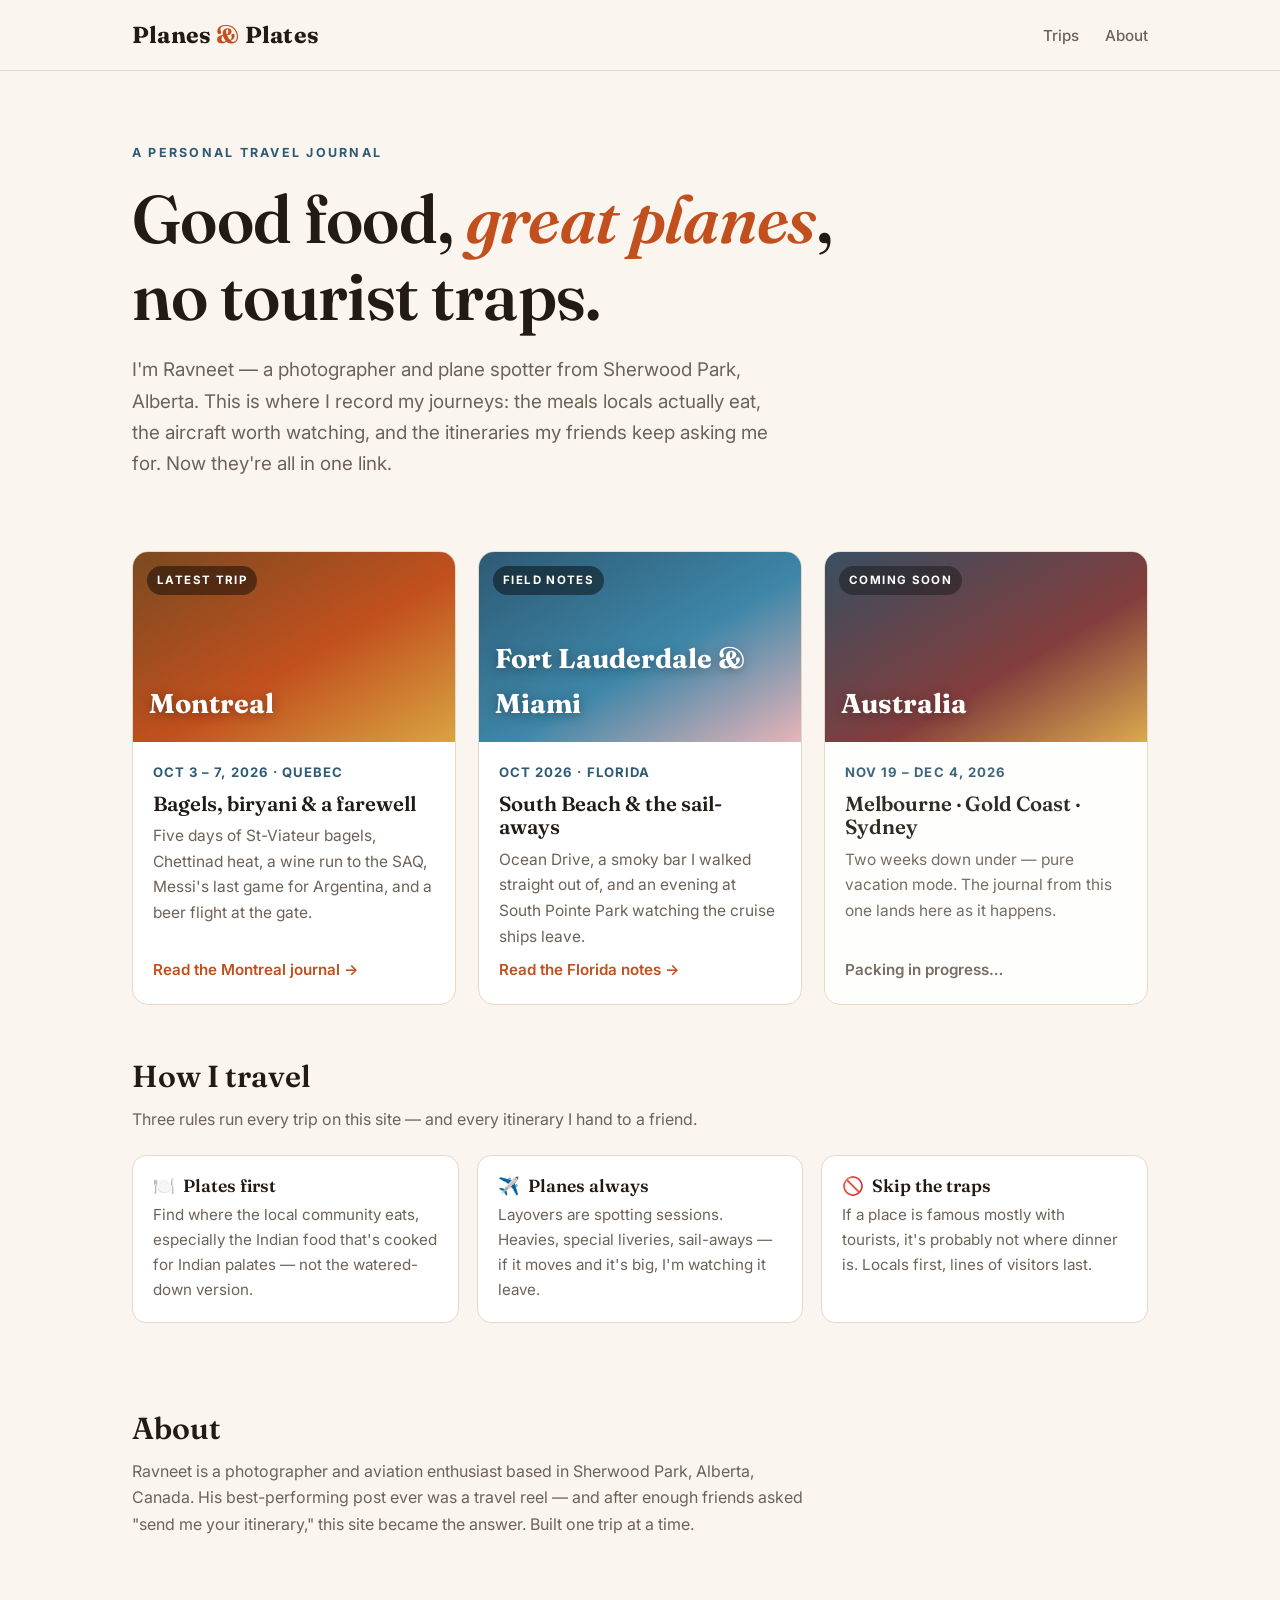
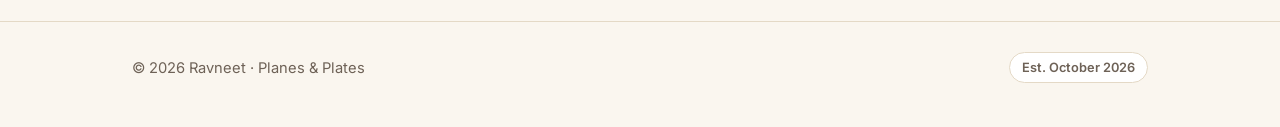
<file: index.html>
<!DOCTYPE html>
<html lang="en">
<head>
<meta charset="UTF-8">
<meta name="viewport" content="width=device-width, initial-scale=1.0">
<title>Planes &amp; Plates — Ravneet's Travel Journal</title>
<meta name="description" content="A personal travel journal: the food locals actually eat, and the planes worth spotting. Montreal, Fort Lauderdale & Miami, and Australia — recorded by Ravneet.">
<link rel="preconnect" href="https://fonts.googleapis.com">
<link rel="preconnect" href="https://fonts.gstatic.com" crossorigin>
<link href="https://fonts.googleapis.com/css2?family=Fraunces:ital,wght@0,600;0,700;1,600&family=Inter:wght@400;500;600;700&display=swap" rel="stylesheet">
<link rel="stylesheet" href="styles.css">
</head>
<body>

<header class="site">
  <div class="wrap">
    <a class="logo" href="index.html">Planes <span class="amp">&amp;</span> Plates</a>
    <nav class="main">
      <a href="index.html">Trips</a>
      <a href="#about">About</a>
    </nav>
  </div>
</header>

<main class="wrap">

  <section class="hero">
    <div class="kicker">A personal travel journal</div>
    <h1>Good food, <em>great planes</em>,<br>no tourist traps.</h1>
    <p class="lede">I'm Ravneet — a photographer and plane spotter from Sherwood Park, Alberta. This is where I record my journeys: the meals locals actually eat, the aircraft worth watching, and the itineraries my friends keep asking me for. Now they're all in one link.</p>
  </section>

  <section class="trips" aria-label="Trips">

    <article class="card">
      <div class="thumb thumb-mtl">
        <span class="tag">Latest trip</span>
        <span class="place">Montreal</span>
      </div>
      <div class="body">
        <div class="dates">Oct 3 – 7, 2026 · Quebec</div>
        <h3>Bagels, biryani &amp; a farewell</h3>
        <p>Five days of St-Viateur bagels, Chettinad heat, a wine run to the SAQ, Messi's last game for Argentina, and a beer flight at the gate.</p>
        <a class="go" href="montreal.html">Read the Montreal journal →</a>
      </div>
    </article>

    <article class="card">
      <div class="thumb thumb-fll">
        <span class="tag">Field notes</span>
        <span class="place">Fort Lauderdale &amp; Miami</span>
      </div>
      <div class="body">
        <div class="dates">Oct 2026 · Florida</div>
        <h3>South Beach &amp; the sail-aways</h3>
        <p>Ocean Drive, a smoky bar I walked straight out of, and an evening at South Pointe Park watching the cruise ships leave.</p>
        <a class="go" href="fort-lauderdale-miami.html">Read the Florida notes →</a>
      </div>
    </article>

    <article class="card soon">
      <div class="thumb thumb-aus">
        <span class="tag">Coming soon</span>
        <span class="place">Australia</span>
      </div>
      <div class="body">
        <div class="dates">Nov 19 – Dec 4, 2026</div>
        <h3>Melbourne · Gold Coast · Sydney</h3>
        <p>Two weeks down under — pure vacation mode. The journal from this one lands here as it happens.</p>
        <span class="go" style="color:var(--muted)">Packing in progress…</span>
      </div>
    </article>

  </section>

  <section class="block">
    <h2>How I travel</h2>
    <p>Three rules run every trip on this site — and every itinerary I hand to a friend.</p>
    <div class="pillars">
      <div class="pillar">
        <h3><span class="ic">🍽️</span>Plates first</h3>
        <p>Find where the local community eats, especially the Indian food that's cooked for Indian palates — not the watered-down version.</p>
      </div>
      <div class="pillar">
        <h3><span class="ic">✈️</span>Planes always</h3>
        <p>Layovers are spotting sessions. Heavies, special liveries, sail-aways — if it moves and it's big, I'm watching it leave.</p>
      </div>
      <div class="pillar">
        <h3><span class="ic">🚫</span>Skip the traps</h3>
        <p>If a place is famous mostly with tourists, it's probably not where dinner is. Locals first, lines of visitors last.</p>
      </div>
    </div>
  </section>

  <section class="block" id="about">
    <h2>About</h2>
    <p>Ravneet is a photographer and aviation enthusiast based in Sherwood Park, Alberta, Canada. His best-performing post ever was a travel reel — and after enough friends asked "send me your itinerary," this site became the answer. Built one trip at a time.</p>
  </section>

</main>

<footer class="site">
  <div class="wrap">
    <span>© 2026 Ravneet · Planes &amp; Plates</span>
    <span class="badge">Est. October 2026</span>
  </div>
</footer>

</body>
</html>
</file>
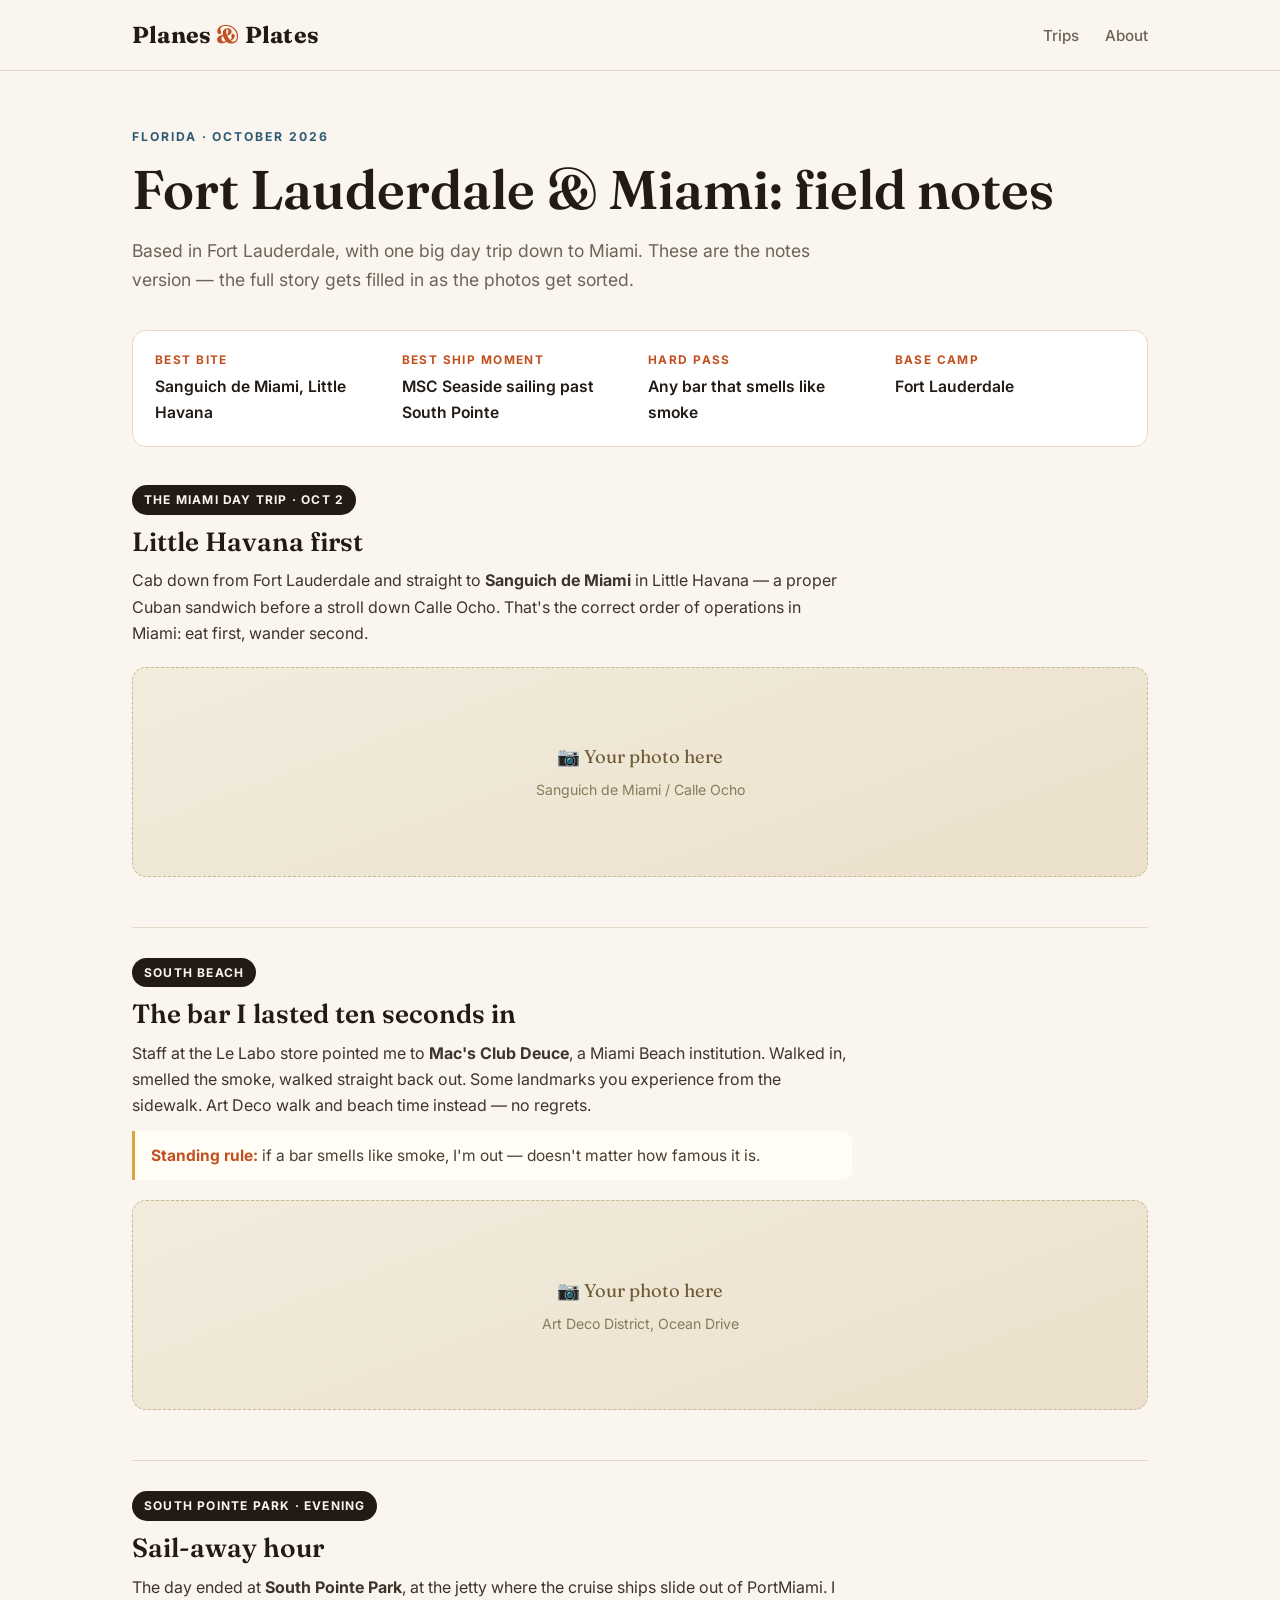
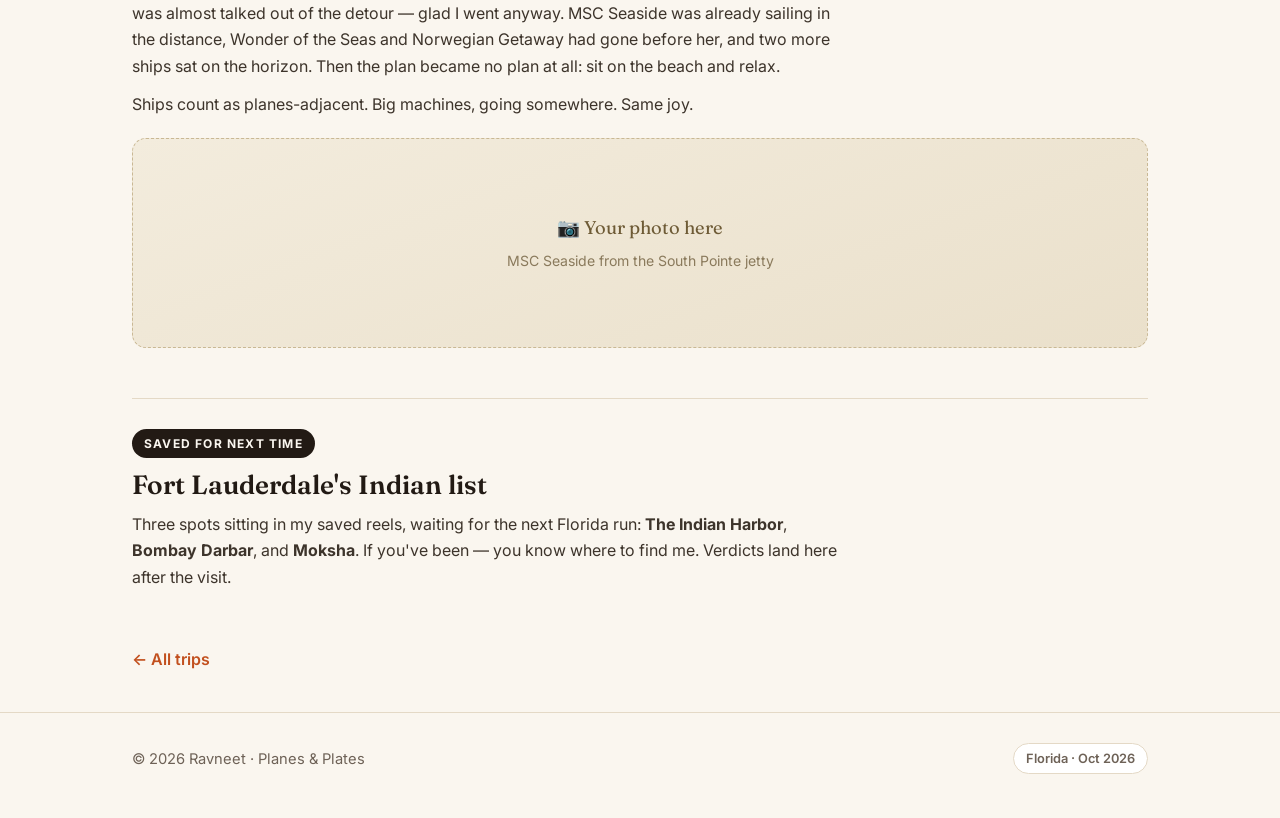
<file: fort-lauderdale-miami.html>
<!DOCTYPE html>
<html lang="en">
<head>
<meta charset="UTF-8">
<meta name="viewport" content="width=device-width, initial-scale=1.0">
<title>Fort Lauderdale &amp; Miami, Oct 2026 — Planes &amp; Plates</title>
<meta name="description" content="Ravneet's Florida field notes, Oct 2026: a Miami day trip from Fort Lauderdale — Sanguich de Miami in Little Havana, South Beach, a smoky bar walkout, and sail-away watching at South Pointe Park.">
<link rel="preconnect" href="https://fonts.googleapis.com">
<link rel="preconnect" href="https://fonts.gstatic.com" crossorigin>
<link href="https://fonts.googleapis.com/css2?family=Fraunces:ital,wght@0,600;0,700;1,600&family=Inter:wght@400;500;600;700&display=swap" rel="stylesheet">
<link rel="stylesheet" href="styles.css">
</head>
<body>

<header class="site">
  <div class="wrap">
    <a class="logo" href="index.html">Planes <span class="amp">&amp;</span> Plates</a>
    <nav class="main">
      <a href="index.html">Trips</a>
      <a href="index.html#about">About</a>
    </nav>
  </div>
</header>

<main class="wrap">

  <section class="post-hero">
    <div class="kicker">Florida · October 2026</div>
    <h1>Fort Lauderdale &amp; Miami: field notes</h1>
    <p class="sub">Based in Fort Lauderdale, with one big day trip down to Miami. These are the notes version — the full story gets filled in as the photos get sorted.</p>
  </section>

  <div class="glance">
    <div class="item"><div class="lab">Best bite</div><div class="val">Sanguich de Miami, Little Havana</div></div>
    <div class="item"><div class="lab">Best ship moment</div><div class="val">MSC Seaside sailing past South Pointe</div></div>
    <div class="item"><div class="lab">Hard pass</div><div class="val">Any bar that smells like smoke</div></div>
    <div class="item"><div class="lab">Base camp</div><div class="val">Fort Lauderdale</div></div>
  </div>

  <article class="day">
    <span class="dchip">The Miami day trip · Oct 2</span>
    <h2>Little Havana first</h2>
    <p>Cab down from Fort Lauderdale and straight to <b>Sanguich de Miami</b> in Little Havana — a proper Cuban sandwich before a stroll down Calle Ocho. That's the correct order of operations in Miami: eat first, wander second.</p>
    <div class="photo-slot"><span class="ph-t">📷 Your photo here</span><span class="ph-s">Sanguich de Miami / Calle Ocho</span></div>
  </article>

  <article class="day">
    <span class="dchip">South Beach</span>
    <h2>The bar I lasted ten seconds in</h2>
    <p>Staff at the Le Labo store pointed me to <b>Mac's Club Deuce</b>, a Miami Beach institution. Walked in, smelled the smoke, walked straight back out. Some landmarks you experience from the sidewalk. Art Deco walk and beach time instead — no regrets.</p>
    <p class="tip"><b>Standing rule:</b> if a bar smells like smoke, I'm out — doesn't matter how famous it is.</p>
    <div class="photo-slot"><span class="ph-t">📷 Your photo here</span><span class="ph-s">Art Deco District, Ocean Drive</span></div>
  </article>

  <article class="day">
    <span class="dchip">South Pointe Park · Evening</span>
    <h2>Sail-away hour</h2>
    <p>The day ended at <b>South Pointe Park</b>, at the jetty where the cruise ships slide out of PortMiami. I was almost talked out of the detour — glad I went anyway. MSC Seaside was already sailing in the distance, Wonder of the Seas and Norwegian Getaway had gone before her, and two more ships sat on the horizon. Then the plan became no plan at all: sit on the beach and relax.</p>
    <p>Ships count as planes-adjacent. Big machines, going somewhere. Same joy.</p>
    <div class="photo-slot"><span class="ph-t">📷 Your photo here</span><span class="ph-s">MSC Seaside from the South Pointe jetty</span></div>
  </article>

  <article class="day">
    <span class="dchip">Saved for next time</span>
    <h2>Fort Lauderdale's Indian list</h2>
    <p>Three spots sitting in my saved reels, waiting for the next Florida run: <b>The Indian Harbor</b>, <b>Bombay Darbar</b>, and <b>Moksha</b>. If you've been — you know where to find me. Verdicts land here after the visit.</p>
  </article>

  <a class="backlink" href="index.html">← All trips</a>

</main>

<footer class="site">
  <div class="wrap">
    <span>© 2026 Ravneet · Planes &amp; Plates</span>
    <span class="badge">Florida · Oct 2026</span>
  </div>
</footer>

</body>
</html>
</file>
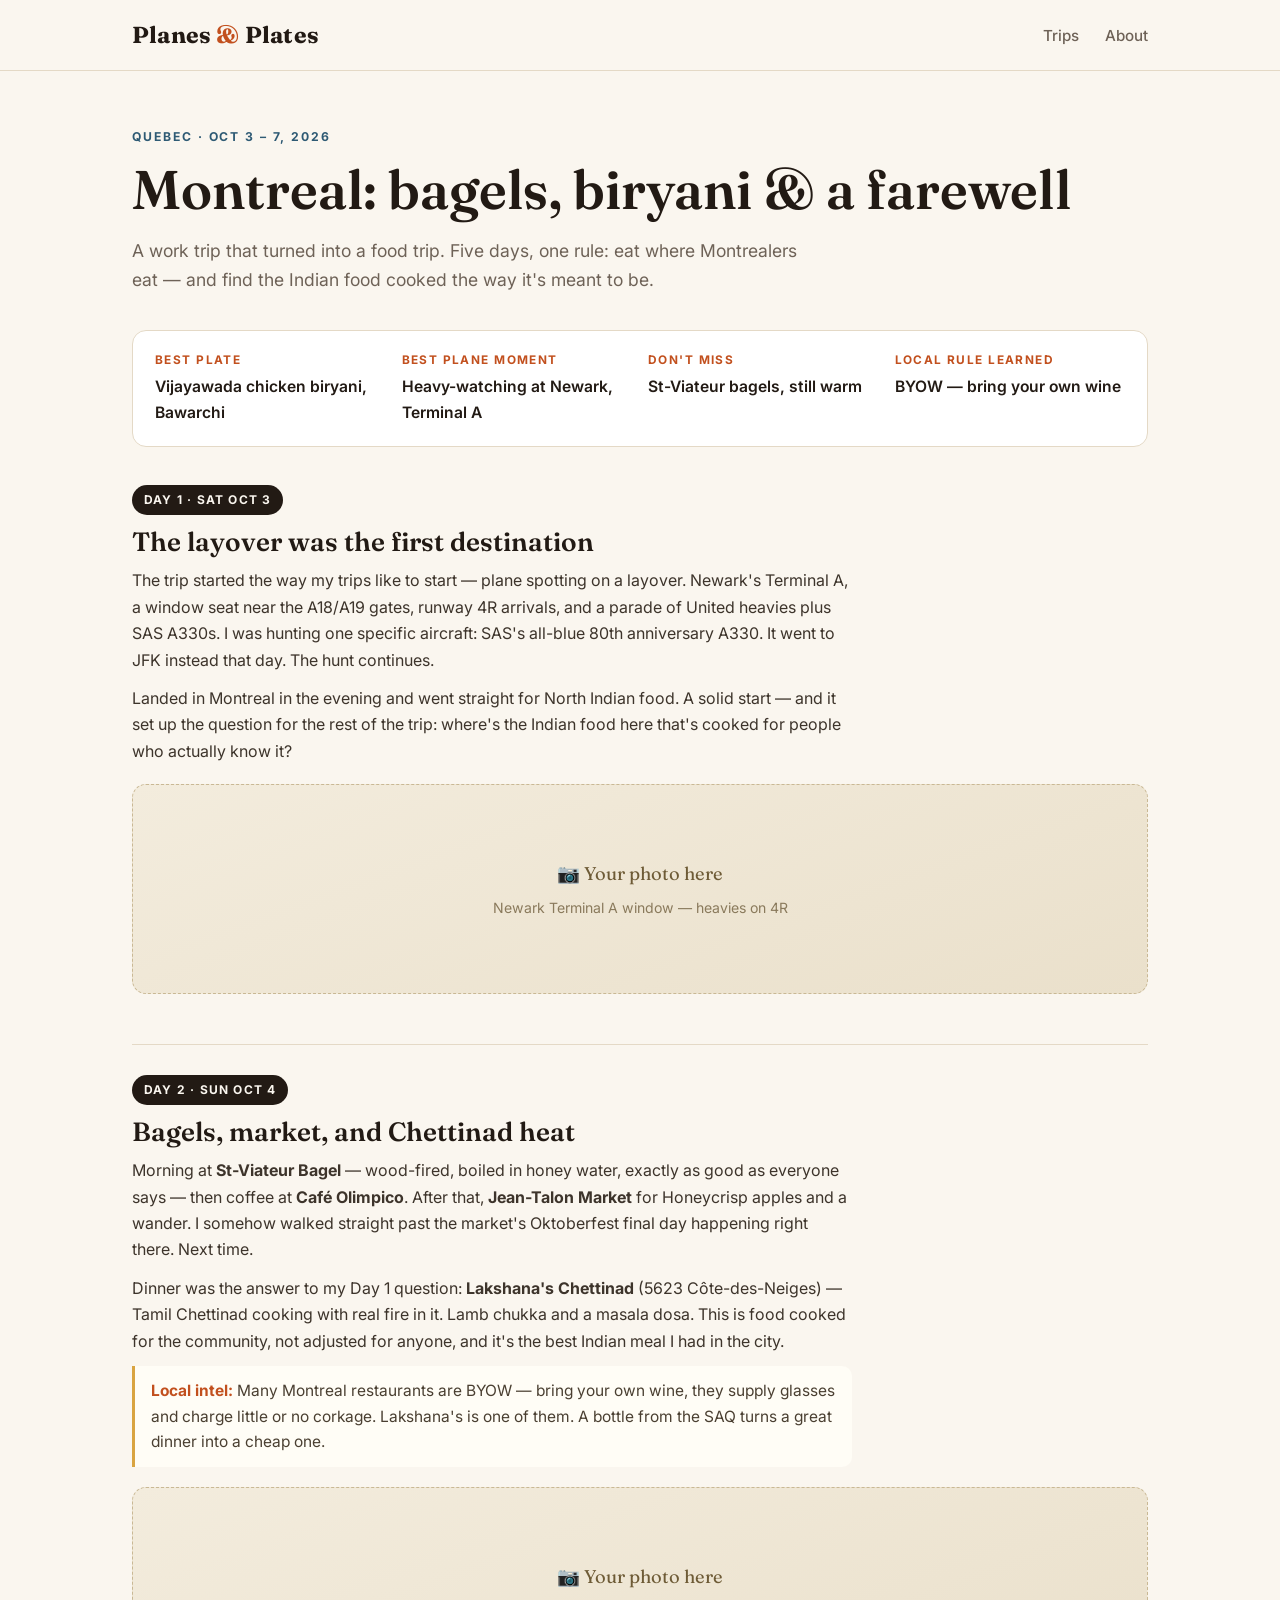
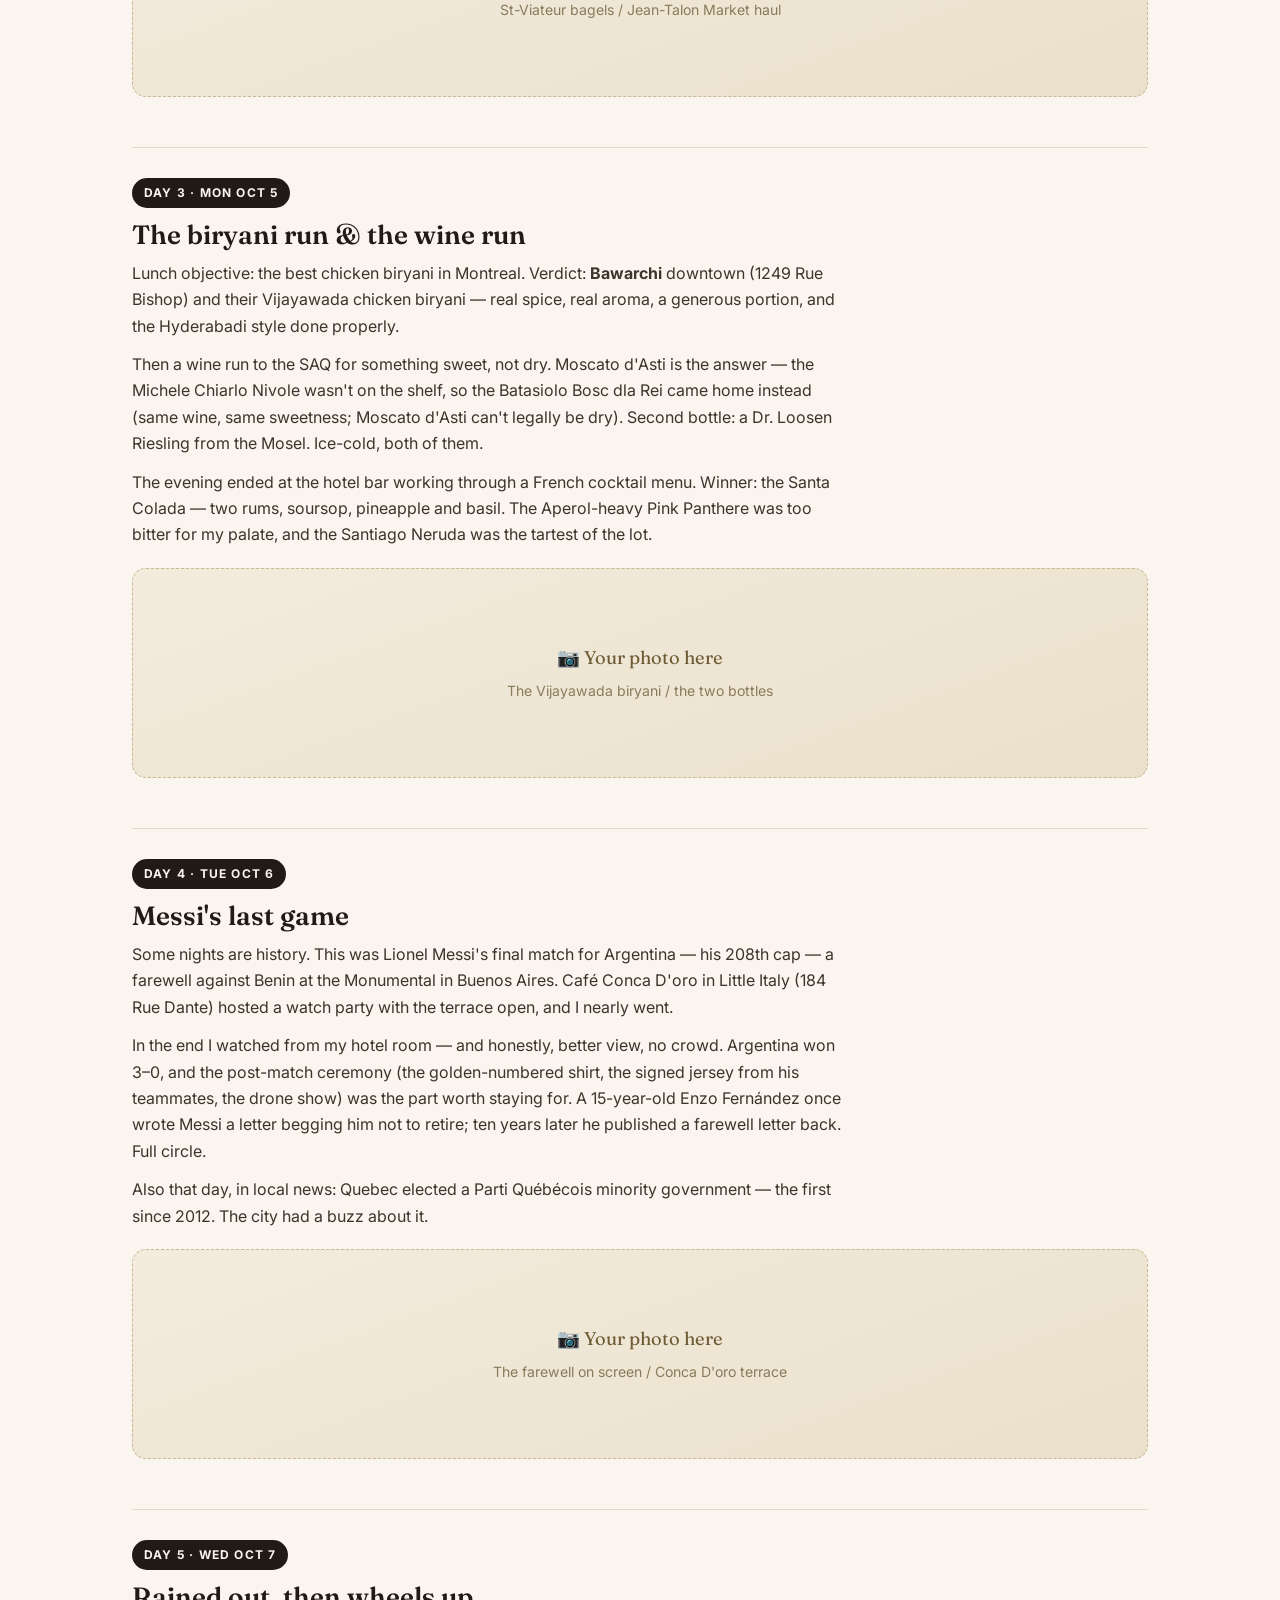
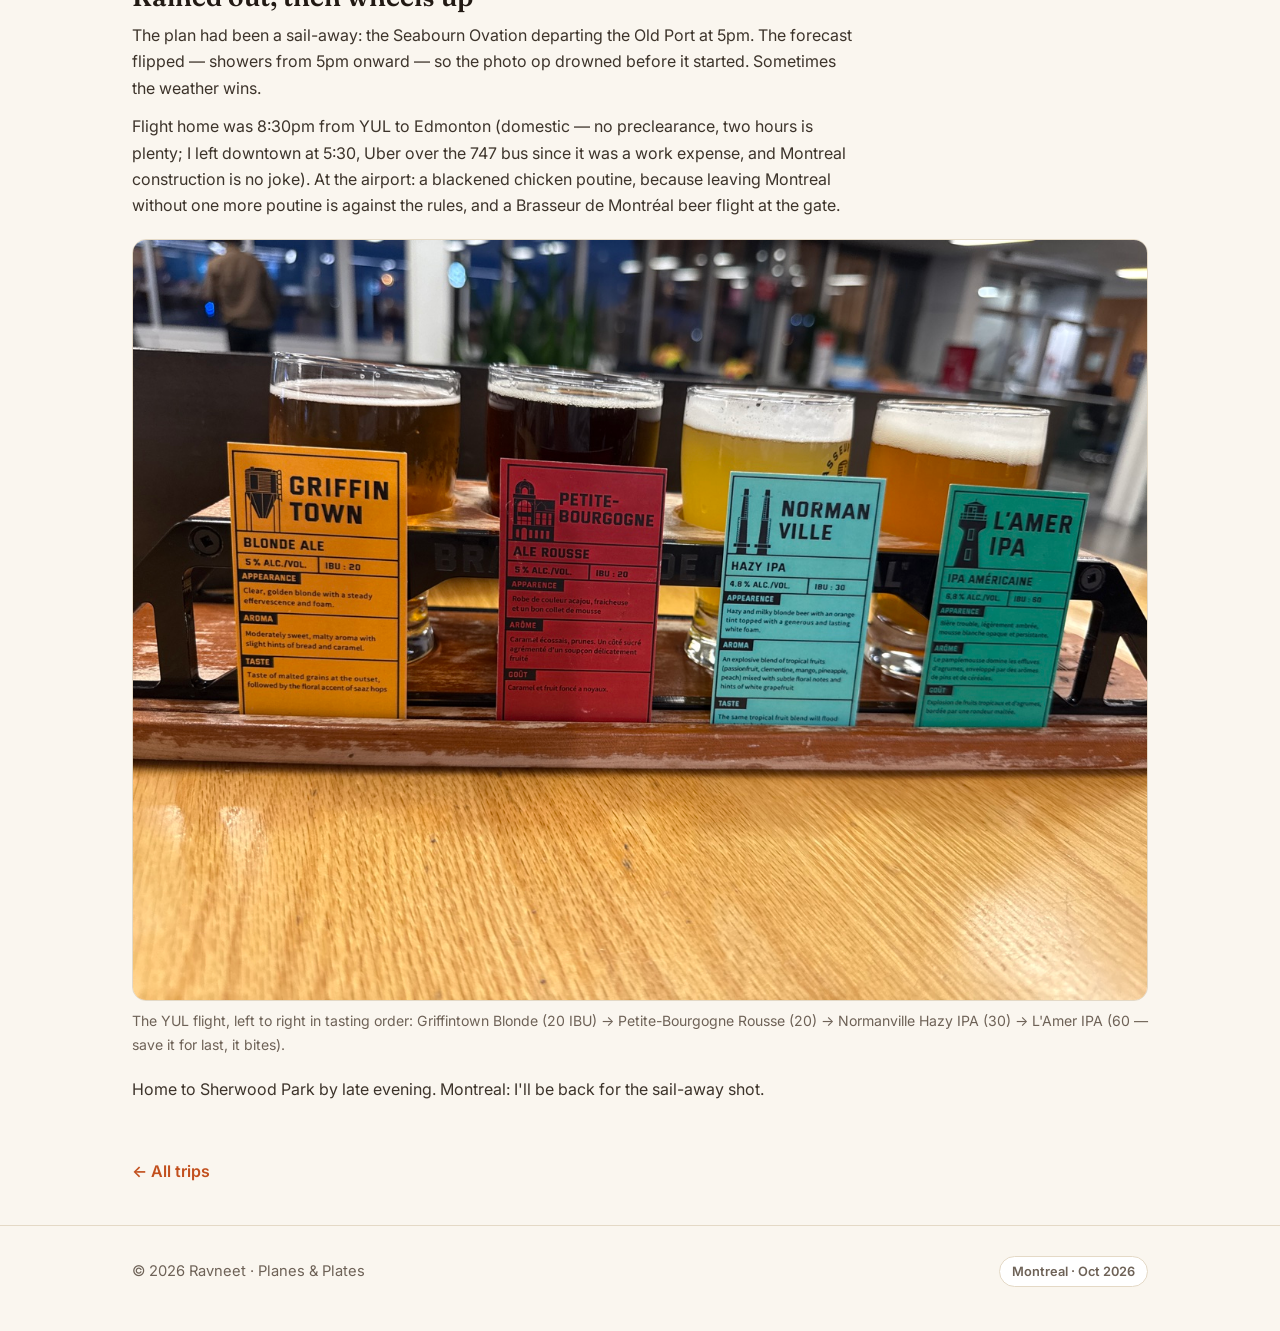
<file: montreal.html>
<!DOCTYPE html>
<html lang="en">
<head>
<meta charset="UTF-8">
<meta name="viewport" content="width=device-width, initial-scale=1.0">
<title>Montreal, Oct 2026 — Planes &amp; Plates</title>
<meta name="description" content="Ravneet's Montreal journal, Oct 3–7 2026: St-Viateur bagels, Café Olimpico, Jean-Talon Market, Lakshana's Chettinad, Vijayawada biryani, Messi's farewell, and a YUL beer flight.">
<link rel="preconnect" href="https://fonts.googleapis.com">
<link rel="preconnect" href="https://fonts.gstatic.com" crossorigin>
<link href="https://fonts.googleapis.com/css2?family=Fraunces:ital,wght@0,600;0,700;1,600&family=Inter:wght@400;500;600;700&display=swap" rel="stylesheet">
<link rel="stylesheet" href="styles.css">
</head>
<body>

<header class="site">
  <div class="wrap">
    <a class="logo" href="index.html">Planes <span class="amp">&amp;</span> Plates</a>
    <nav class="main">
      <a href="index.html">Trips</a>
      <a href="index.html#about">About</a>
    </nav>
  </div>
</header>

<main class="wrap">

  <section class="post-hero">
    <div class="kicker">Quebec · Oct 3 – 7, 2026</div>
    <h1>Montreal: bagels, biryani &amp; a farewell</h1>
    <p class="sub">A work trip that turned into a food trip. Five days, one rule: eat where Montrealers eat — and find the Indian food cooked the way it's meant to be.</p>
  </section>

  <div class="glance">
    <div class="item"><div class="lab">Best plate</div><div class="val">Vijayawada chicken biryani, Bawarchi</div></div>
    <div class="item"><div class="lab">Best plane moment</div><div class="val">Heavy-watching at Newark, Terminal A</div></div>
    <div class="item"><div class="lab">Don't miss</div><div class="val">St-Viateur bagels, still warm</div></div>
    <div class="item"><div class="lab">Local rule learned</div><div class="val">BYOW — bring your own wine</div></div>
  </div>

  <article class="day">
    <span class="dchip">Day 1 · Sat Oct 3</span>
    <h2>The layover was the first destination</h2>
    <p>The trip started the way my trips like to start — plane spotting on a layover. Newark's Terminal A, a window seat near the A18/A19 gates, runway 4R arrivals, and a parade of United heavies plus SAS A330s. I was hunting one specific aircraft: SAS's all-blue 80th anniversary A330. It went to JFK instead that day. The hunt continues.</p>
    <p>Landed in Montreal in the evening and went straight for North Indian food. A solid start — and it set up the question for the rest of the trip: where's the Indian food here that's cooked for people who actually know it?</p>
    <div class="photo-slot"><span class="ph-t">📷 Your photo here</span><span class="ph-s">Newark Terminal A window — heavies on 4R</span></div>
  </article>

  <article class="day">
    <span class="dchip">Day 2 · Sun Oct 4</span>
    <h2>Bagels, market, and Chettinad heat</h2>
    <p>Morning at <b>St-Viateur Bagel</b> — wood-fired, boiled in honey water, exactly as good as everyone says — then coffee at <b>Café Olimpico</b>. After that, <b>Jean-Talon Market</b> for Honeycrisp apples and a wander. I somehow walked straight past the market's Oktoberfest final day happening right there. Next time.</p>
    <p>Dinner was the answer to my Day 1 question: <b>Lakshana's Chettinad</b> (5623 Côte-des-Neiges) — Tamil Chettinad cooking with real fire in it. Lamb chukka and a masala dosa. This is food cooked for the community, not adjusted for anyone, and it's the best Indian meal I had in the city.</p>
    <p class="tip"><b>Local intel:</b> Many Montreal restaurants are BYOW — bring your own wine, they supply glasses and charge little or no corkage. Lakshana's is one of them. A bottle from the SAQ turns a great dinner into a cheap one.</p>
    <div class="photo-slot"><span class="ph-t">📷 Your photo here</span><span class="ph-s">St-Viateur bagels / Jean-Talon Market haul</span></div>
  </article>

  <article class="day">
    <span class="dchip">Day 3 · Mon Oct 5</span>
    <h2>The biryani run &amp; the wine run</h2>
    <p>Lunch objective: the best chicken biryani in Montreal. Verdict: <b>Bawarchi</b> downtown (1249 Rue Bishop) and their Vijayawada chicken biryani — real spice, real aroma, a generous portion, and the Hyderabadi style done properly.</p>
    <p>Then a wine run to the SAQ for something sweet, not dry. Moscato d'Asti is the answer — the Michele Chiarlo Nivole wasn't on the shelf, so the Batasiolo Bosc dla Rei came home instead (same wine, same sweetness; Moscato d'Asti can't legally be dry). Second bottle: a Dr. Loosen Riesling from the Mosel. Ice-cold, both of them.</p>
    <p>The evening ended at the hotel bar working through a French cocktail menu. Winner: the Santa Colada — two rums, soursop, pineapple and basil. The Aperol-heavy Pink Panthere was too bitter for my palate, and the Santiago Neruda was the tartest of the lot.</p>
    <div class="photo-slot"><span class="ph-t">📷 Your photo here</span><span class="ph-s">The Vijayawada biryani / the two bottles</span></div>
  </article>

  <article class="day">
    <span class="dchip">Day 4 · Tue Oct 6</span>
    <h2>Messi's last game</h2>
    <p>Some nights are history. This was Lionel Messi's final match for Argentina — his 208th cap — a farewell against Benin at the Monumental in Buenos Aires. Café Conca D'oro in Little Italy (184 Rue Dante) hosted a watch party with the terrace open, and I nearly went.</p>
    <p>In the end I watched from my hotel room — and honestly, better view, no crowd. Argentina won 3–0, and the post-match ceremony (the golden-numbered shirt, the signed jersey from his teammates, the drone show) was the part worth staying for. A 15-year-old Enzo Fernández once wrote Messi a letter begging him not to retire; ten years later he published a farewell letter back. Full circle.</p>
    <p>Also that day, in local news: Quebec elected a Parti Québécois minority government — the first since 2012. The city had a buzz about it.</p>
    <div class="photo-slot"><span class="ph-t">📷 Your photo here</span><span class="ph-s">The farewell on screen / Conca D'oro terrace</span></div>
  </article>

  <article class="day">
    <span class="dchip">Day 5 · Wed Oct 7</span>
    <h2>Rained out, then wheels up</h2>
    <p>The plan had been a sail-away: the Seabourn Ovation departing the Old Port at 5pm. The forecast flipped — showers from 5pm onward — so the photo op drowned before it started. Sometimes the weather wins.</p>
    <p>Flight home was 8:30pm from YUL to Edmonton (domestic — no preclearance, two hours is plenty; I left downtown at 5:30, Uber over the 747 bus since it was a work expense, and Montreal construction is no joke). At the airport: a blackened chicken poutine, because leaving Montreal without one more poutine is against the rules, and a Brasseur de Montréal beer flight at the gate.</p>
    <figure class="shot">
      <img src="assets/yul-beer-flight.jpg" alt="A flight of four Brasseur de Montréal beers at YUL: Griffintown Blonde Ale, Petite-Bourgogne Ale Rousse, Normanville Hazy IPA, and L'Amer IPA">
      <figcaption>The YUL flight, left to right in tasting order: Griffintown Blonde (20 IBU) → Petite-Bourgogne Rousse (20) → Normanville Hazy IPA (30) → L'Amer IPA (60 — save it for last, it bites).</figcaption>
    </figure>
    <p>Home to Sherwood Park by late evening. Montreal: I'll be back for the sail-away shot.</p>
  </article>

  <a class="backlink" href="index.html">← All trips</a>

</main>

<footer class="site">
  <div class="wrap">
    <span>© 2026 Ravneet · Planes &amp; Plates</span>
    <span class="badge">Montreal · Oct 2026</span>
  </div>
</footer>

</body>
</html>
</file>
<file: styles.css>
/* Planes & Plates — shared styles */
:root{
  --paper:#FAF6EF;
  --ink:#221A14;
  --muted:#6E6257;
  --line:#E4D9C6;
  --terra:#C2501E;   /* plates */
  --sky:#2E5A74;     /* planes */
  --card:#FFFFFF;
  --gold:#D9A441;
}
*{box-sizing:border-box;margin:0;padding:0}
html{scroll-behavior:smooth}
body{
  background:var(--paper);
  color:var(--ink);
  font-family:"Inter",system-ui,-apple-system,"Segoe UI",sans-serif;
  line-height:1.65;
  -webkit-font-smoothing:antialiased;
}
h1,h2,h3,.serif{font-family:"Fraunces",Georgia,"Times New Roman",serif;font-weight:600;line-height:1.15}
a{color:var(--terra);text-decoration:none}
a:hover{text-decoration:underline}
.wrap{max-width:1060px;margin:0 auto;padding:0 22px}

/* Header */
header.site{
  border-bottom:1px solid var(--line);
  background:rgba(250,246,239,.92);
  position:sticky;top:0;z-index:10;backdrop-filter:blur(6px);
}
header.site .wrap{display:flex;align-items:center;justify-content:space-between;padding-top:16px;padding-bottom:16px}
.logo{font-family:"Fraunces",Georgia,serif;font-size:1.45rem;font-weight:700;color:var(--ink);letter-spacing:.2px}
.logo .amp{color:var(--terra)}
.logo:hover{text-decoration:none}
nav.main a{color:var(--muted);margin-left:22px;font-size:.95rem;font-weight:500}
nav.main a:hover{color:var(--ink);text-decoration:none}

/* Hero */
.hero{padding:72px 0 46px;text-align:left}
.hero .kicker{color:var(--sky);font-weight:700;letter-spacing:.18em;text-transform:uppercase;font-size:.78rem;margin-bottom:16px}
.hero h1{font-size:clamp(2.4rem,6vw,4.2rem);letter-spacing:-.01em}
.hero h1 em{font-style:italic;color:var(--terra)}
.hero p.lede{margin-top:20px;font-size:1.18rem;color:var(--muted);max-width:640px}

/* Trip cards */
.trips{display:grid;grid-template-columns:repeat(auto-fit,minmax(300px,1fr));gap:22px;padding:26px 0 10px}
.card{
  background:var(--card);border:1px solid var(--line);border-radius:16px;overflow:hidden;
  display:flex;flex-direction:column;transition:transform .18s ease,box-shadow .18s ease;
}
.card:hover{transform:translateY(-3px);box-shadow:0 14px 30px rgba(34,26,20,.09)}
.card .thumb{height:190px;display:flex;align-items:flex-end;padding:16px;color:#fff;position:relative}
.card .thumb .tag{position:absolute;top:14px;left:14px;background:rgba(0,0,0,.45);color:#fff;font-size:.72rem;font-weight:700;letter-spacing:.12em;text-transform:uppercase;padding:5px 10px;border-radius:999px}
.card .thumb .place{font-family:"Fraunces",Georgia,serif;font-size:1.7rem;font-weight:700;text-shadow:0 2px 12px rgba(0,0,0,.35)}
.thumb-mtl{background:linear-gradient(150deg,#7A4A21,#C2501E 55%,#D9A441)}
.thumb-fll{background:linear-gradient(150deg,#2E5A74,#3E86A8 55%,#E8B4B8)}
.thumb-aus{background:linear-gradient(150deg,#274156,#7A2E2E 60%,#D9A441)}
.card .body{padding:20px 20px 22px;display:flex;flex-direction:column;gap:8px;flex:1}
.card .dates{font-size:.82rem;font-weight:700;letter-spacing:.08em;text-transform:uppercase;color:var(--sky)}
.card h3{font-size:1.28rem}
.card p{color:var(--muted);font-size:.97rem;flex:1}
.card .go{font-weight:600;font-size:.95rem}

/* Sections */
section.block{padding:44px 0}
section.block h2{font-size:1.9rem;margin-bottom:12px}
section.block p{color:var(--muted);max-width:680px}
.pillars{display:grid;grid-template-columns:repeat(auto-fit,minmax(240px,1fr));gap:18px;margin-top:22px}
.pillar{border:1px solid var(--line);border-radius:14px;padding:20px;background:var(--card)}
.pillar h3{font-size:1.1rem;margin-bottom:6px}
.pillar h3 .ic{margin-right:8px}
.pillar p{font-size:.95rem}

/* Post pages */
.post-hero{padding:56px 0 10px}
.post-hero .kicker{color:var(--sky);font-weight:700;letter-spacing:.16em;text-transform:uppercase;font-size:.76rem;margin-bottom:12px}
.post-hero h1{font-size:clamp(2.1rem,5vw,3.4rem)}
.post-hero .sub{margin-top:14px;color:var(--muted);font-size:1.1rem;max-width:680px}
.glance{
  margin:26px 0 8px;background:var(--card);border:1px solid var(--line);border-radius:14px;
  padding:20px 22px;display:grid;grid-template-columns:repeat(auto-fit,minmax(200px,1fr));gap:16px;
}
.glance .item .lab{font-size:.74rem;font-weight:700;letter-spacing:.12em;text-transform:uppercase;color:var(--terra);margin-bottom:4px}
.glance .item .val{font-weight:600;font-size:.98rem}
.day{padding:30px 0;border-bottom:1px solid var(--line)}
.day:last-of-type{border-bottom:none}
.day .dchip{display:inline-block;background:var(--ink);color:var(--paper);font-size:.75rem;font-weight:700;letter-spacing:.1em;text-transform:uppercase;padding:5px 12px;border-radius:999px;margin-bottom:12px}
.day h2{font-size:1.65rem;margin-bottom:10px}
.day p{color:#3D342B;max-width:720px;margin-bottom:12px}
.day p:last-child{margin-bottom:0}
.day .tip{border-left:3px solid var(--gold);background:#FFFDF6;padding:12px 16px;border-radius:0 10px 10px 0;color:#4A3F31;font-size:.97rem;max-width:720px}
.day .tip b{color:var(--terra)}

/* Photo slots & images */
figure.shot{margin:20px 0}
figure.shot img{width:100%;border-radius:14px;border:1px solid var(--line);display:block}
figure.shot figcaption{color:var(--muted);font-size:.88rem;margin-top:8px}
.photo-slot{
  border:1.5px dashed #C9B894;border-radius:14px;background:linear-gradient(160deg,#F3ECDD,#EAE0CB);
  min-height:210px;display:flex;flex-direction:column;align-items:center;justify-content:center;gap:6px;
  color:#8A7A5C;text-align:center;padding:22px;margin:20px 0;
}
.photo-slot .ph-t{font-family:"Fraunces",Georgia,serif;font-size:1.15rem;color:#6E5B36}
.photo-slot .ph-s{font-size:.88rem}

/* Footer */
footer.site{border-top:1px solid var(--line);margin-top:40px;padding:30px 0 44px;color:var(--muted);font-size:.92rem}
footer.site .wrap{display:flex;flex-wrap:wrap;gap:10px;justify-content:space-between;align-items:center}
.badge{display:inline-block;border:1px solid var(--line);background:var(--card);border-radius:999px;padding:4px 12px;font-size:.8rem;font-weight:600;color:var(--muted)}
.soon{opacity:.92}
.backlink{display:inline-block;margin:26px 0 0;font-weight:600}
</file>
